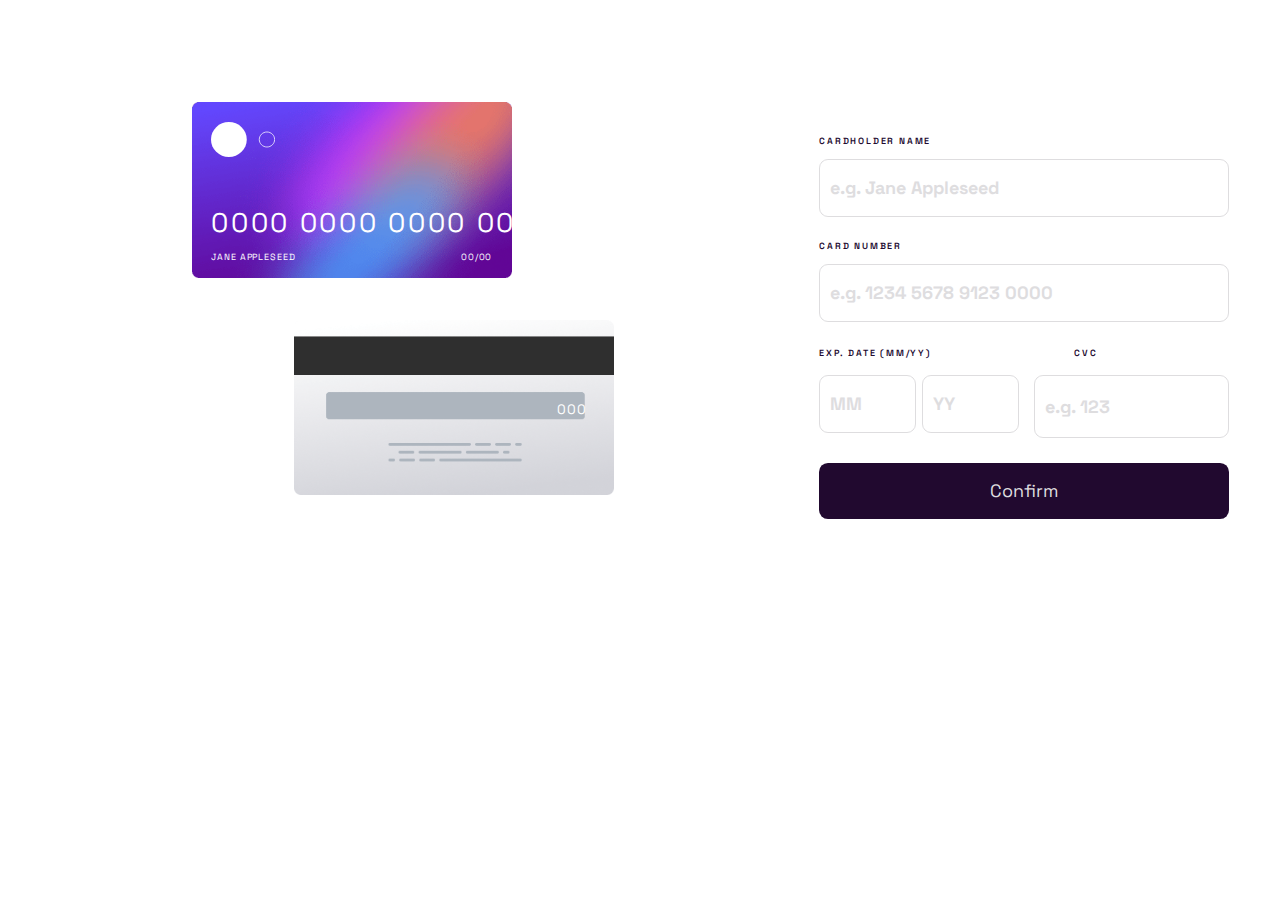
<file: index.html>
<!DOCTYPE html>
<html lang="en">
<head>
  <meta charset="UTF-8">
  <meta http-equiv="X-UA-Compatible" content="IE=edge">
  <meta name="viewport" content="width=device-width, initial-scale=1.0">
  <title>Interactive Card Form</title>
  <link rel="stylesheet" href="styles/style.css">
</head>
<body>
  <section>
    <img src="images/bg-main-mobile.png" alt="gradient background" id="mobile-bg">
    <div>
      <img id="bg-card-back" src="images/bg-card-back.png" alt="blank card on the back">
      <p id="cvc-on-the-blank-card">000</p>
    </div>
    <div>
      <img id="bg-card-front" src="images/bg-card-front.png" alt=" blank card on the front">
      <img id="card-logo" src="images/card-logo.svg" alt="card logo on the left top corner of the card">
      <p id="card-number-on-the-image">0000 0000 0000 0000</p>
      <p id="cardholder-name-on-the-image">JANE APPLESEED</p>
      <p id="card-expiry-date"><span id="month-on-the-image">00</span>/<span id="year-on-the-image">00</span></p>
    </div>
  </section>
  <form action="complete.html" method="get">
    <label for="cardholder-name" id="cardholder-name-label">CARDHOLDER NAME</label><br>
    <input name="cardholder-name" id="cardholder-name" placeholder="e.g. Jane Appleseed" maxlength="150"><br>
    <p id="error-name" class="error-in-form"></p>
    <label for="card-number" id="card-number-label">CARD NUMBER</label><br>
    <input name="card-number" id="card-number" placeholder="e.g. 1234 5678 9123 0000" maxlength="16"><br>
    <p id="error-card-number" class="error-in-form"></p>
    <article>
      <label for="expiry-date-month" id="expiry-label">EXP. DATE (MM/YY)</label><br>
      <label for="cvc" id="cvc-label">CVC</label><br>
      <input name="month" id="expiry-date-month" placeholder="MM" maxlength="2">
      <input name="year" id="expiry-date-year" placeholder="YY" maxlength="2"><br>
      <input name="cvc" id="cvc" placeholder="e.g. 123" maxlength="3"><br>
      <p id="error-expiry-date" class="error-in-form"></p>
      <p id="error-cvc" class="error-in-form"></p>
    </article>
    <input type="submit" value="Please, turn ON JavaScript." id="confirm">
    <p id="error-confirm" class="error-in-form"></p>
  </form>
  <p id="off-js">Your JavaScript is OFF! Now you use demo, to send your card details, turn ON JavaScript.</p>
  <script src="scripts/app.js"></script>
</body>
</html>
</file>
<file: styles/style.css>
@import url('https://fonts.googleapis.com/css2?family=Space+Grotesk&display=swap');

* {margin: 0px; box-sizing: border-box; font-family: 'Space Grotesk', sans-serif;}

@media only screen and (orientation: portrait){

    body {
        display: flex;
        justify-content: center;
    }

        /* Cards */

    img, #card-number-on-the-image, #cardholder-name-on-the-image, #card-expiry-date, #cvc-on-the-blank-card {
        position: absolute;
    }

    #mobile-bg {
        height: 55vw;
        width: 100vw;
    }

    #pc-bg {
        position: absolute;
        width: 1px;
        height: 1px;
        opacity: 0%;
        z-index: -100;
    }

    #card-number-on-the-image, #cardholder-name-on-the-image, #card-expiry-date, #cvc-on-the-blank-card {
        color: white;
        letter-spacing: 0.1em;
    }

    #bg-card-front, #bg-card-back {
        width: 65vw;
    }

    #bg-card-front {
        margin: 30% 0% 0% 10%;
    }

    #bg-card-back {
        margin: 10% 0% 0% 21%;
    }

    #cvc-on-the-blank-card {
        margin: 26% 0% 0% 72%;
        font-size: 2.5vw;
    }

    #card-logo {
        width: 15%;
        margin: 34% 0% 0% 14%;
    }

    #card-number-on-the-image {
        margin: 49% 0% 0% 14%;
        font-size: 4vw;
    }

    #cardholder-name-on-the-image {
        margin: 57.5% 0% 0% 14%;
        font-size: 2.5vw;
    }

    #card-expiry-date {
        margin: 57.5% 0% 0% 60%;
        font-size: 2.5vw;
    }

    /* Form */

    form {
        margin-top: 80%;
    }

    article {
        display: flex;
        flex-wrap: wrap;
    }

    input {
        margin: 2% 10% 4% 10%;
        height: 15vw;
        font-size: 5vw;
        font-weight: bold;
        padding-left: 4vw;
    }

    label {
        margin: 2% 10% 4% 10%;
        font-size: 3vw;
        font-weight: 600;
        color: hsl(278, 68%, 11%);
        letter-spacing: 0.2em;
    }

    .error-in-form {
        margin: -2% 0% 1% 10%;
        font-size: 0.6em;
        color: hsl(0, 100%, 66%);
    }

    #error-cvc {
        margin-left: 2%;
        width: 40%;
    }

    #error-expiry-date {
        width: 40%;
    }

    #error-confirm {
        margin-left: 40%;
    }

    #cardholder-name, #card-number, #cardholder-name-label, #card-number-label, #confirm {
        width: 80%;
        border-radius: 2.5vw;
        
    }

    #cardholder-name, #card-number, #expiry-date-month, #expiry-date-year, #cvc {
        border-width: 0.1vw;
        border-color: hsl(270, 3%, 87%);
        border-style: solid;
    }

    #cardholder-name::placeholder, #card-number::placeholder, #expiry-date-month::placeholder, #expiry-date-year::placeholder, #cvc::placeholder {
        color: hsl(270, 3%, 87%);
    }

    #cardholder-name:focus, #card-number:focus, #expiry-date-month:focus, #expiry-date-year:focus, #cvc:focus {
        outline: none;
        background: 
        linear-gradient(white 0 0) padding-box,
        linear-gradient(to right, hsl(249, 99%, 64%), hsl(278, 94%, 30%)) border-box;
        border: 0.5vw solid transparent;
        border-radius: 2.5vw;
    }


    #expiry-label {
        margin-right: 13%;
    }

    #expiry-date-month, #expiry-date-year {
        margin-top: -1%;
        width: 19%;
        border-radius: 2.5vw;
    }

    #expiry-date-year {
        margin-left: -9%;
    }

    #cvc, #cvc-label {
        border-radius: 2.5vw;
    }

    #cvc {
        margin: -1% 0% 0% -7%;
        width: 38.5%;
    }

    #cvc-label {
        width: 30%;
        margin-left: -7%;
    }

    #confirm {
        background-color: hsl(278, 68%, 11%);
        color: white;
        border: 0px;
        font-size: 5vw;
        font-weight: normal;
        color: hsl(270, 3%, 87%);
    }

    /* Information about turn off JS */

    #off-js {
        position: absolute;
        width: 80%;
        margin: 185% 10% 0% 10%;
        font-weight: bold;
        font-size: 5vw;
        letter-spacing: 0.1em;
        color: hsl(278, 68%, 11%);
    }

}

@media only screen and (orientation: landscape){
    body {
        display: flex;
        justify-content: center;
    }
    
        /* Cards */
    
    img, #card-number-on-the-image, #cardholder-name-on-the-image, #card-expiry-date, #cvc-on-the-blank-card {
        position: absolute;
    }
    
    #mobile-bg {
        opacity: 0%;
    }

    #pc-bg {
        height: 100vh;
        width: 35vw;
    }
    
    #card-number-on-the-image, #cardholder-name-on-the-image, #card-expiry-date, #cvc-on-the-blank-card {
        color: white;
        letter-spacing: 0.1em;
    }
    
    #bg-card-front, #bg-card-back {
        width: 25%;
    }
    
    #bg-card-front {
        margin: 8% 0% 0% 15%;
    }
    
    #bg-card-back {
        z-index: 1;
        margin: 25% 0% 0% 23%;
    }
    
    #cvc-on-the-blank-card {
        margin: 31.3% 0% 0% 43.5%;
        font-size: 1.5vh;
        z-index: 2;
    }
    
    #card-logo {
        width: 5%;
        margin: 9.5% 0% 0% 16.5%;
    }
    
    #card-number-on-the-image {
        margin: 16% 0% 0% 16.5%;
        font-size: 3vh;
    }
    
    #cardholder-name-on-the-image {
        margin: 19.6% 0% 0% 16.5%;
        font-size: 1vh;
    }
    
    #card-expiry-date {
        margin: 19.6% 0% 0% 36%;
        font-size: 1vh;
    }
    
    /* Form */
    
    form {
        margin-top: 10%;
        margin-left: 60%;
    }
    
    article {
        display: flex;
        flex-wrap: wrap;
    }
    
    input {
        margin: 2% 10% 4% 10%;
        line-height: 6vh;
        font-size: 2vh;
        font-weight: bold;
    }
    
    label {
        margin: 2% 10% 4% 10%;
        font-size: 1vh;
        font-weight: 600;
        color: hsl(278, 68%, 11%);
        letter-spacing: 0.2em;
    }
    
    .error-in-form {
        margin: -2% 0% 1% 10%;
        font-size: 1.5vh;
        color: hsl(0, 100%, 66%);
    }
    
    #error-cvc {
        margin-left: 2%;
        width: 40%;
    }
    
    #error-expiry-date {
        width: 40%;
    }
    
    #error-confirm {
        margin-left: 40%;
    }
    
    #cardholder-name, #card-number, #cardholder-name-label, #card-number-label, #confirm {
        width: 80%;
        border-radius: 0.7vw;
    }

    #cardholder-name, #card-number, #expiry-date-month, #expiry-date-year, #cvc {
        border-width: 0.1vw;
        border-color: hsl(270, 3%, 87%);
        border-style: solid;
    }
    
    #cardholder-name::placeholder, #card-number::placeholder, #expiry-date-month::placeholder, #expiry-date-year::placeholder, #cvc::placeholder {
        color: hsl(270, 3%, 87%);
    }
    
    #cardholder-name:focus, #card-number:focus, #expiry-date-month:focus, #expiry-date-year:focus, #cvc:focus {
        outline: none;
        background: 
        linear-gradient(white 0 0) padding-box,
        linear-gradient(to right, hsl(249, 99%, 64%), hsl(278, 94%, 30%)) border-box;
        border: 0.2vh solid transparent;
        border-radius: 0.7vh;
    }

    #cardholder-name, #card-number {
        padding-left: 2%;
    }
    
    #expiry-label {
        margin-right: 13%;
    }
    
    #expiry-date-month, #expiry-date-year {
        padding-left: 2%;
        margin-top: -1%;
        width: 19%;
        border-radius: 0.7vw;
    }
    
    #expiry-date-year {
        margin-left: -9%;
        margin-right: 0%;
    }
    
    #cvc, #cvc-label {
        width: 38%;
        border-radius: 0.7vw;
    }
    
    #cvc {
        margin: -1% 0% 0% 3%;
        padding-left: 2%;
        height: 7vh;
    }

    #cvc-label {
        width: 20%;
        margin: 2% 1% 0% 15%;
    }
    
    #confirm {
        background-color: hsl(278, 68%, 11%);
        color: white;
        border: 0px;
        font-size: 2vh;
        font-weight: normal;
        color: hsl(270, 3%, 87%);
    }
    
    /* Information about turn off JS */
    
    #off-js {
        position: absolute;
        width: 80%;
        margin: 185% 10% 0% 10%;
        font-weight: bold;
        font-size: 2.5vh;
        letter-spacing: 0.1em;
        color: hsl(278, 68%, 11%);
    }
    
}
</file>
